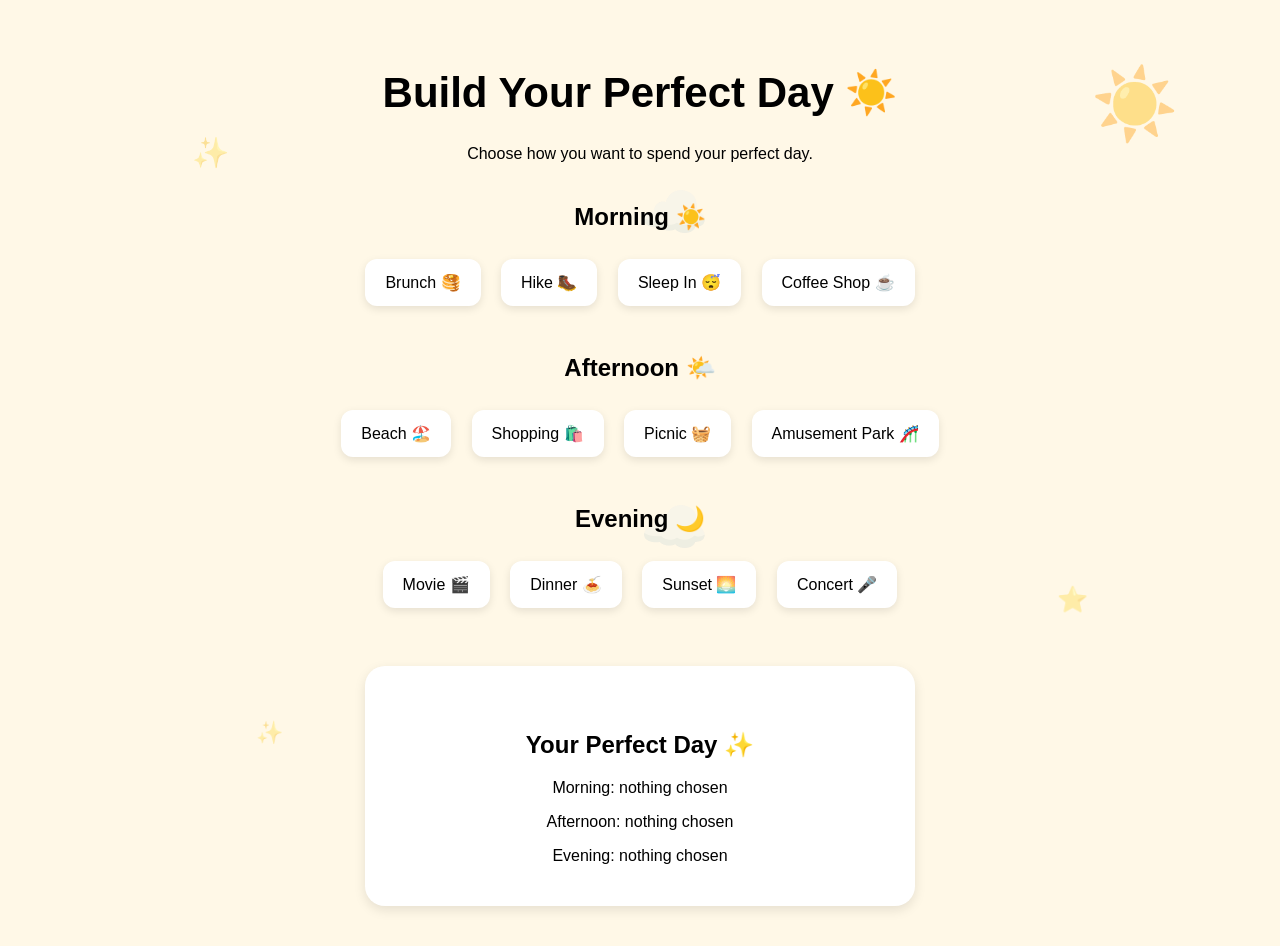
<file: index.html>
<!DOCTYPE html>
<html lang="en">

<head>
    <meta charset="UTF-8">
    <meta name="viewport" content="width=device-width, initial-scale=1.0">

    <title>Perfect Day</title>

    <link rel="stylesheet" href="style.css">
</head>

<body>
    <div class="background-animation">
    <span class="sun">☀️</span>
    <span class="cloud cloud-one">☁️</span>
    <span class="cloud cloud-two">☁️</span>
    <span class="star star-one">✨</span>
    <span class="star star-two">⭐</span>
    <span class="star star-three">✨</span>
</div>

    <h1>Build Your Perfect Day ☀️</h1>
    <p>Choose how you want to spend your perfect day.</p>

    <!-- MORNING -->
    <h2>Morning ☀️</h2>

    <button type="button" onclick="showOptions('brunch-options')">
        Brunch 🥞
    </button>

    <button type="button" onclick="showOptions('hike-options')">
        Hike 🥾
    </button>

    <button type="button" onclick="showOptions('sleep-options')">
        Sleep In 😴
    </button>

    <button type="button" onclick="showOptions('coffee-options')">
        Coffee Shop ☕
    </button>


    <div id="brunch-options" class="hidden-options">
        <p>Who are you getting brunch with?</p>

        <button type="button"
                onclick="chooseMorning('Brunch with Friends', this)">
            Friends 👯
        </button>

        <button type="button"
                onclick="chooseMorning('Brunch with Family', this)">
            Family ❤️
        </button>

        <button type="button"
                onclick="chooseMorning('Brunch Alone', this)">
            Just Me ✨
        </button>
    </div>


    <div id="hike-options" class="hidden-options">
        <p>Who are you hiking with?</p>

        <button type="button"
                onclick="chooseMorning('Hike with Friends', this)">
            Friends 👯
        </button>

        <button type="button"
                onclick="chooseMorning('Hike with Family', this)">
            Family ❤️
        </button>

        <button type="button"
                onclick="chooseMorning('Solo Hike', this)">
            Just Me 🌲
        </button>
    </div>


    <div id="sleep-options" class="hidden-options">
        <p>What's your perfect slow morning?</p>

        <button type="button"
                onclick="chooseMorning('Sleep In and Watch TV', this)">
            Watch TV 📺
        </button>

        <button type="button"
                onclick="chooseMorning('Sleep In and Read', this)">
            Read 📖
        </button>

        <button type="button"
                onclick="chooseMorning('Sleep In and Have Breakfast', this)">
            Breakfast 🥐
        </button>
    </div>


    <div id="coffee-options" class="hidden-options">
        <p>Who are you going to the coffee shop with?</p>

        <button type="button"
                onclick="chooseMorning('Coffee Shop with Friends', this)">
            Friends 👯
        </button>

        <button type="button"
                onclick="chooseMorning('Coffee Shop with Family', this)">
            Family ❤️
        </button>

        <button type="button"
                onclick="chooseMorning('Coffee Shop Alone', this)">
            Just Me ☕
        </button>
    </div>


    <!-- AFTERNOON -->
    <h2>Afternoon 🌤️</h2>

    <button type="button" onclick="showOptions('beach-options')">
        Beach 🏖️
    </button>

    <button type="button" onclick="showOptions('shopping-options')">
        Shopping 🛍️
    </button>

    <button type="button" onclick="showOptions('picnic-options')">
        Picnic 🧺
    </button>

    <button type="button" onclick="showOptions('amusement-options')">
        Amusement Park 🎢
    </button>


    <div id="beach-options" class="hidden-options">
        <p>Who are you going to the beach with?</p>

        <button type="button"
                onclick="chooseAfternoon('Beach with Friends', this)">
            Friends 👯
        </button>

        <button type="button"
                onclick="chooseAfternoon('Beach with Family', this)">
            Family ❤️
        </button>

        <button type="button"
                onclick="chooseAfternoon('Beach Alone', this)">
            Just Me 🌊
        </button>
    </div>


    <div id="shopping-options" class="hidden-options">
        <p>Who are you going shopping with?</p>

        <button type="button"
                onclick="chooseAfternoon('Shopping with Friends', this)">
            Friends 👯
        </button>

        <button type="button"
                onclick="chooseAfternoon('Shopping with Family', this)">
            Family ❤️
        </button>

        <button type="button"
                onclick="chooseAfternoon('Shopping Alone', this)">
            Just Me 🛍️
        </button>
    </div>


    <div id="picnic-options" class="hidden-options">
        <p>Who are you having a picnic with?</p>

        <button type="button"
                onclick="chooseAfternoon('Picnic with Friends', this)">
            Friends 👯
        </button>

        <button type="button"
                onclick="chooseAfternoon('Picnic with Family', this)">
            Family ❤️
        </button>

        <button type="button"
                onclick="chooseAfternoon('Picnic Alone', this)">
            Just Me 🌷
        </button>
    </div>


    <div id="amusement-options" class="hidden-options">
        <p>Who are you going to the amusement park with?</p>

        <button type="button"
                onclick="chooseAfternoon('Amusement Park with Friends', this)">
            Friends 👯
        </button>

        <button type="button"
                onclick="chooseAfternoon('Amusement Park with Family', this)">
            Family ❤️
        </button>

        <button type="button"
                onclick="chooseAfternoon('Amusement Park Alone', this)">
            Just Me 🎢
        </button>
    </div>


    <!-- EVENING -->
    <h2>Evening 🌙</h2>

    <button type="button" onclick="showOptions('movie-options')">
        Movie 🎬
    </button>

    <button type="button" onclick="showOptions('dinner-options')">
        Dinner 🍝
    </button>

    <button type="button" onclick="showOptions('sunset-options')">
        Sunset 🌅
    </button>

    <button type="button" onclick="showOptions('concert-options')">
        Concert 🎤
    </button>


    <div id="movie-options" class="hidden-options">
        <p>Who are you watching a movie with?</p>

        <button type="button"
                onclick="chooseEvening('Movie with Friends', this)">
            Friends 👯
        </button>

        <button type="button"
                onclick="chooseEvening('Movie with Family', this)">
            Family ❤️
        </button>

        <button type="button"
                onclick="chooseEvening('Movie Alone', this)">
            Just Me 🍿
        </button>
    </div>


    <div id="dinner-options" class="hidden-options">
        <p>Who are you having dinner with?</p>

        <button type="button"
                onclick="chooseEvening('Dinner with Friends', this)">
            Friends 👯
        </button>

        <button type="button"
                onclick="chooseEvening('Dinner with Family', this)">
            Family ❤️
        </button>

        <button type="button"
                onclick="chooseEvening('Dinner Alone', this)">
            Just Me 🍝
        </button>
    </div>


    <div id="sunset-options" class="hidden-options">
        <p>Who are you watching the sunset with?</p>

        <button type="button"
                onclick="chooseEvening('Sunset with Friends', this)">
            Friends 👯
        </button>

        <button type="button"
                onclick="chooseEvening('Sunset with Family', this)">
            Family ❤️
        </button>

        <button type="button"
                onclick="chooseEvening('Sunset Alone', this)">
            Just Me 🌅
        </button>
    </div>


    <div id="concert-options" class="hidden-options">
        <p>Who are you going to the concert with?</p>

        <button type="button"
                onclick="chooseEvening('Concert with Friends', this)">
            Friends 👯
        </button>

        <button type="button"
                onclick="chooseEvening('Concert with Family', this)">
            Family ❤️
        </button>

        <button type="button"
                onclick="chooseEvening('Concert Alone', this)">
            Just Me 🎤
        </button>
    </div>


    <!-- SUMMARY -->
    <div class="day-summary">

        <h2>Your Perfect Day ✨</h2>

        <p id="morning-result">
            Morning: nothing chosen
        </p>

        <p id="afternoon-result">
            Afternoon: nothing chosen
        </p>

        <p id="evening-result">
            Evening: nothing chosen
        </p>

        <button
            id="start-day-button"
            type="button"
            style="display: none;"
            onclick="startMyDay()">
            Start My Day →
        </button>

    </div>


    <script src="script.js"></script>

</body>

</html>
</file>
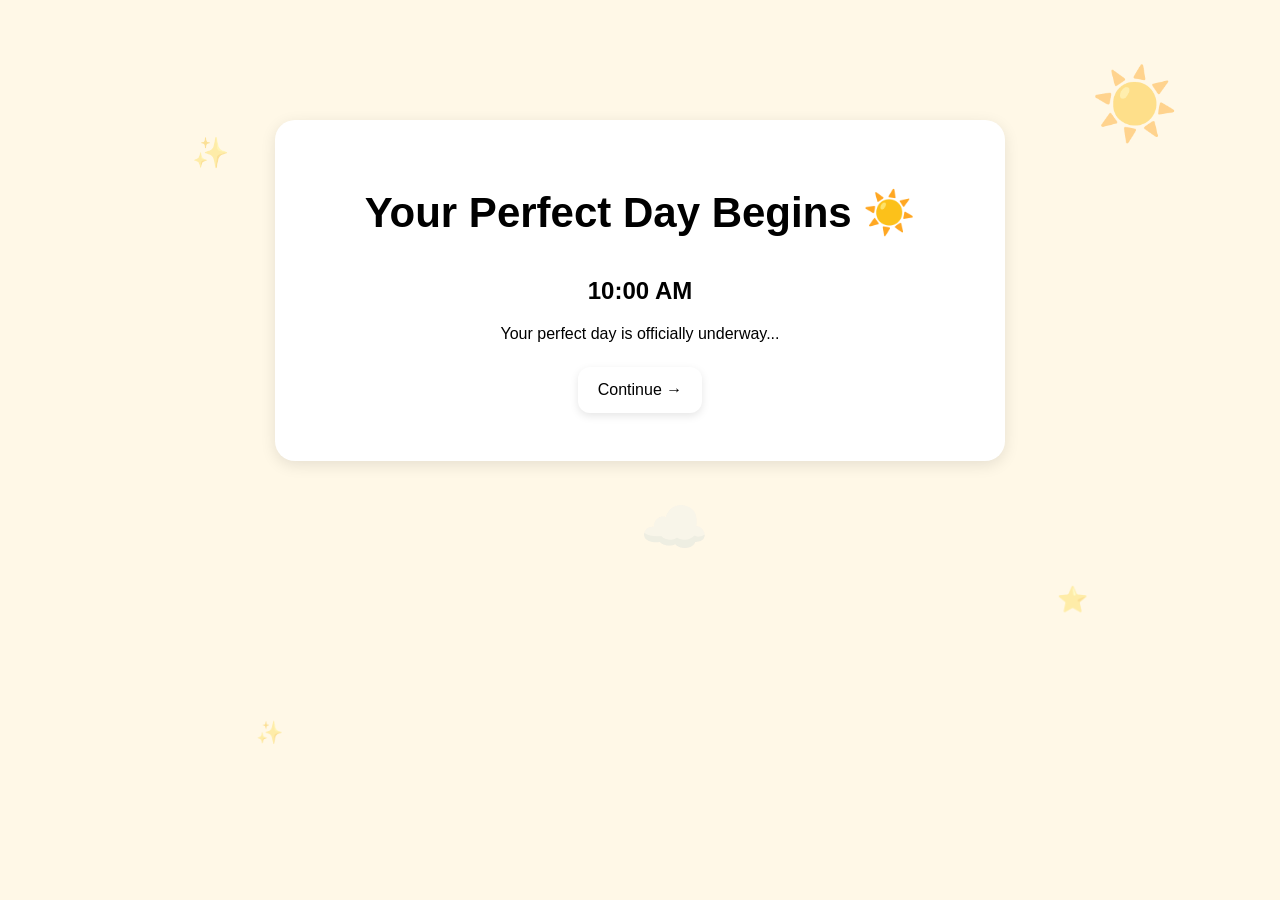
<file: startmyday.html>
<!DOCTYPE html>
<html lang="en">

<head>
    <meta charset="UTF-8">
    <meta name="viewport" content="width=device-width, initial-scale=1.0">

    <title>Start My Day</title>

    <link rel="stylesheet" href="style.css">
</head>

<body>

    <div class="background-animation">
        <span class="sun">☀️</span>
        <span class="cloud cloud-one">☁️</span>
        <span class="cloud cloud-two">☁️</span>
        <span class="star star-one">✨</span>
        <span class="star star-two">⭐</span>
        <span class="star star-three">✨</span>
    </div>


    <!-- MORNING -->
    <div id="morning-screen">

        <h1>Your Perfect Day Begins ☀️</h1>

        <h2>10:00 AM</h2>

        <h3 id="morning-plan"></h3>

        <p>Your perfect day is officially underway...</p>

        <button type="button" onclick="showAfternoon()">
            Continue →
        </button>

    </div>


    <!-- AFTERNOON -->
    <div id="afternoon-screen" style="display: none;">

        <h1>Afternoon 🌤️</h1>

        <h2>2:00 PM</h2>

        <h3 id="afternoon-plan"></h3>

        <p>So far, everything is going perfectly...</p>

        <button type="button" onclick="showPlotTwist()">
            Continue →
        </button>

    </div>


    <!-- PLOT TWIST -->
    <div id="plot-twist-screen" style="display: none;">

        <h1>⚡ Plot Twist</h1>

        <p id="plot-twist-text"></p>

        <h3>What do you do?</h3>

        <div id="twist-buttons"></div>

    </div>

   <!-- EVENING -->
<div id="evening-screen" class="night-screen" style="display: none;">

    <div class="night-sky">
        <span class="moon">🌙</span>
        <span class="shooting-star star-a">✨</span>
        <span class="shooting-star star-b">✨</span>
        <span class="shooting-star star-c">✨</span>
    </div>

    <h1>Evening 🌙</h1>

    <h2>7:00 PM</h2>

    <h3 id="evening-plan"></h3>

    <p>Your day is coming to an end...</p>

    <button type="button" onclick="showReceipt()">
        Finish My Day →
    </button>

</div>

    <!-- RECEIPT -->
    <div id="receipt-screen" style="display: none;">

       <div class="receipt">

    <h2>PERFECT DAY CO. 🧾</h2>
    <p class="receipt-date">YOUR PERFECT DAY RECEIPT</p>

    <hr>

    <p id="receipt-morning"></p>
    <p id="receipt-afternoon"></p>
    <p id="receipt-evening"></p>

    <hr>

    <p id="receipt-twist"></p>
    <p id="receipt-response"></p>

    <hr>

    <p id="perfect-score"></p>
    <p>Plot Twist Survived: 1 ⚡</p>
    <p id="adaptability-score"></p>

    <hr>

    <h3>TOTAL: PRICELESS</h3>

    <p class="receipt-message">
        Your day didn't go perfectly 
    </p>

    <p class="receipt-message">
        <strong>Maybe that's what made it perfect.</strong>
    </p>

    <br>

    <button type="button"
            onclick="window.location.href='index.html'">
        Build Another Day ↻
    </button>

</div>

    </div>


    <script src="startmyday.js"></script>

</body>

</html>
</file>
<file: style.css>
body {
    font-family: 'Helvetica Neue', Helvetica, Arial, sans-serif;
    text-align: center;

    background-color: #fff8e7;

    margin: 0;
    padding: 40px;
}


h1 {
    font-size: 42px;
}


h2 {
    margin-top: 40px;
}


button {
    font-size: 16px;

    padding: 14px 20px;
    margin: 8px;

    border: none;
    border-radius: 12px;

    background-color: white;

    cursor: pointer;

    box-shadow: 0 3px 8px rgba(0, 0, 0, 0.1);
}


button:hover {
    transform: scale(1.05);
}


/* These boxes start off hidden */
.hidden-options {
    display: none;

    max-width: 500px;

    margin: 20px auto;
    padding: 20px;

    background-color: #ffffff;

    border-radius: 15px;
}


.day-summary {
    max-width: 500px;

    margin: 50px auto 0;
    padding: 25px;

    background-color: white;

    border-radius: 20px;

    box-shadow: 0 4px 12px rgba(0, 0, 0, 0.1);
}

/* Shows which option the user selected */
.selected {
    background-color: #ffd166;
    transform: scale(1.05);
    box-shadow: 0 4px 12px rgba(0, 0, 0, 0.2);
}

#morning-screen,
#afternoon-screen,
#plot-twist-screen,
#evening-screen,
#receipt-screen {
    max-width: 650px;
    margin: 80px auto;
    padding: 40px;
    background-color: white;
    border-radius: 20px;
    box-shadow: 0 4px 15px rgba(0, 0, 0, 0.1);
}

.receipt {
    max-width: 350px;
    margin: auto;
    padding: 30px;
    background-color: #fffdf5;
    font-family: monospace;
    text-align: left;
    box-shadow: 0 5px 20px rgba(0, 0, 0, 0.15);
}

.receipt h2,
.receipt h3 {
    text-align: center;
}

/* =========================
   MOVING BACKGROUND
========================= */

.background-animation {
    position: fixed;
    top: 0;
    left: 0;

    width: 100%;
    height: 100%;

    overflow: hidden;

    pointer-events: none;

    z-index: -1;
}


/* SUN */

.sun {
    position: absolute;

    top: 7%;
    right: 8%;

    font-size: 70px;

    opacity: 0.45;

    animation: floatSun 5s ease-in-out infinite;
}

@keyframes floatSun {

    0% {
        transform: translateY(0px) rotate(0deg);
    }

    50% {
        transform: translateY(-15px) rotate(10deg);
    }

    100% {
        transform: translateY(0px) rotate(0deg);
    }
}


/* CLOUDS */

.cloud {
    position: absolute;

    font-size: 55px;

    opacity: 0.25;
}

.cloud-one {
    top: 20%;

    animation: moveCloud 18s linear infinite;
}

.cloud-two {
    top: 55%;

    animation: moveCloud 25s linear infinite;
}

@keyframes moveCloud {

    from {
        left: -100px;
    }

    to {
        left: 110%;
    }
}


/* STARS */

.star {
    position: absolute;

    opacity: 0.35;

    animation: twinkle 2s ease-in-out infinite;
}

.star-one {
    top: 15%;
    left: 15%;

    font-size: 30px;
}

.star-two {
    top: 65%;
    right: 15%;

    font-size: 25px;

    animation-delay: 0.7s;
}

.star-three {
    top: 80%;
    left: 20%;

    font-size: 22px;

    animation-delay: 1.2s;
}

@keyframes twinkle {

    0% {
        opacity: 0.2;
        transform: scale(0.8);
    }

    50% {
        opacity: 0.7;
        transform: scale(1.2);
    }

    100% {
        opacity: 0.2;
        transform: scale(0.8);
    }
}

/* =========================
   EVENING NIGHT SKY
========================= */

.night-screen {
    position: relative;
    overflow: hidden;

    background: linear-gradient(
        to bottom,
        #182848,
        #273c75,
        #3c6382
    ) !important;

    color: white;
}

.night-screen h1,
.night-screen h2,
.night-screen h3,
.night-screen p,
.night-screen button {
    position: relative;
    z-index: 2;
}

.night-sky {
    position: absolute;

    top: 0;
    left: 0;

    width: 100%;
    height: 100%;

    pointer-events: none;

    overflow: hidden;

    z-index: 1;
}

.moon {
    position: absolute;

    top: 25px;
    right: 35px;

    font-size: 55px;

    animation: moonFloat 4s ease-in-out infinite;
}

@keyframes moonFloat {

    0% {
        transform: translateY(0px);
    }

    50% {
        transform: translateY(-10px);
    }

    100% {
        transform: translateY(0px);
    }
}


.shooting-star {
    position: absolute;

    font-size: 22px;

    opacity: 0;

    animation: shootStar 5s linear infinite;
}

.star-a {
    top: 20%;
    left: -40px;
}

.star-b {
    top: 45%;
    left: -60px;

    animation-delay: 1.8s;
}

.star-c {
    top: 70%;
    left: -30px;

    animation-delay: 3.2s;
}

@keyframes shootStar {

    0% {
        transform: translate(0, 0) rotate(20deg);
        opacity: 0;
    }

    10% {
        opacity: 1;
    }

    60% {
        opacity: 1;
    }

    100% {
        transform: translate(800px, 200px) rotate(20deg);
        opacity: 0;
    }
    /* =========================
   RECEIPT GLOW-UP
========================= */

.receipt {
    max-width: 360px;
    margin: auto;
    padding: 35px 30px;

    background-color: #fffdf7;

    font-family: "Courier New", monospace;
    text-align: left;

    border: 1px solid #e8e1d6;

    box-shadow:
        0 12px 30px rgba(0, 0, 0, 0.15);

    position: relative;
}


/* Fake receipt paper edges */
.receipt::before,
.receipt::after {
    content: "";

    position: absolute;
    left: 0;

    width: 100%;
    height: 10px;

    background: repeating-linear-gradient(
        135deg,
        transparent 0px,
        transparent 6px,
        #fff8e7 6px,
        #fff8e7 12px
    );
}

.receipt::before {
    top: -10px;
}

.receipt::after {
    bottom: -10px;
    transform: rotate(180deg);
}


.receipt h2 {
    text-align: center;
    margin-bottom: 4px;
    letter-spacing: 1px;
}


.receipt-date {
    text-align: center;
    font-size: 12px;
    letter-spacing: 2px;
    margin-bottom: 20px;
}


.receipt hr {
    border: none;
    border-top: 1px dashed #555;

    margin: 18px 0;
}


.receipt p {
    line-height: 1.5;
}


.receipt h3 {
    text-align: center;

    font-size: 20px;

    margin-top: 22px;
    margin-bottom: 20px;
}


.receipt-message {
    text-align: center;
}


.receipt button {
    display: block;

    margin: 20px auto 0;

    font-family: Arial, sans-serif;
}
}
</file>
